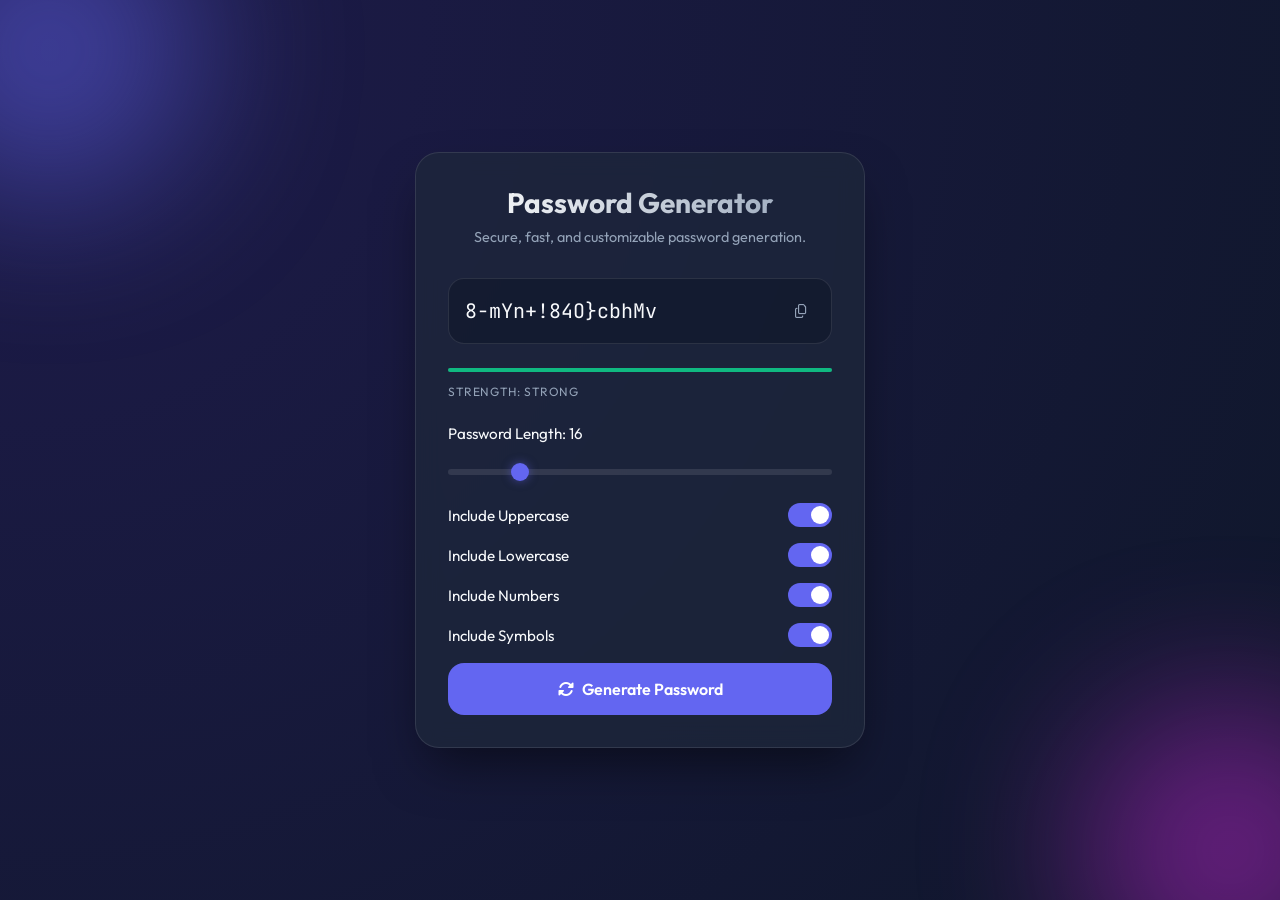
<file: index.html>
<!DOCTYPE html>
<html lang="en">

<head>
    <meta charset="UTF-8">
    <meta name="viewport" content="width=device-width, initial-scale=1.0">
    <title>Password Generator | Premium Password Generator</title>
    <meta name="description"
        content="Generate secure, custom passwords with our premium glassmorphic password generator tool.">
    <link rel="preconnect" href="https://fonts.googleapis.com">
    <link rel="preconnect" href="https://fonts.gstatic.com" crossorigin>
    <link
        href="https://fonts.googleapis.com/css2?family=Outfit:wght@400;500;600;700&family=JetBrains+Mono:wght@500&display=swap"
        rel="stylesheet">
    <link rel="stylesheet" href="https://cdnjs.cloudflare.com/ajax/libs/font-awesome/6.4.0/css/all.min.css">
    <link rel="stylesheet" href="style.css">
</head>

<body>
    <div class="bg-blobs">
        <div class="blob blob-1"></div>
        <div class="blob blob-2"></div>
    </div>

    <main class="container" id="app">
        <h1>Password Generator</h1>
        <p class="subtitle">Secure, fast, and customizable password generation.</p>

        <section class="result-container">
            <span id="password">Click Generate</span>
            <button class="copy-btn" id="copy" title="Copy to clipboard">
                <i class="fa-regular fa-copy"></i>
            </button>
        </section>

        <div class="strength-wrapper">
            <div class="strength-bar-bg">
                <div id="strength-bar"></div>
            </div>
            <span class="strength-text" id="strength-text">Strength: --</span>
        </div>

        <div class="settings">
            <div class="setting">
                <label>Password Length: <span id="length-val">16</span></label>
            </div>
            <div class="length-slider-container">
                <input type="range" id="length" min="6" max="64" value="16">
            </div>

            <div class="setting" style="margin-top: 24px;">
                <label>Include Uppercase</label>
                <label class="switch">
                    <input type="checkbox" id="uppercase" checked>
                    <span class="slider"></span>
                </label>
            </div>

            <div class="setting">
                <label>Include Lowercase</label>
                <label class="switch">
                    <input type="checkbox" id="lowercase" checked>
                    <span class="slider"></span>
                </label>
            </div>

            <div class="setting">
                <label>Include Numbers</label>
                <label class="switch">
                    <input type="checkbox" id="numbers" checked>
                    <span class="slider"></span>
                </label>
            </div>

            <div class="setting">
                <label>Include Symbols</label>
                <label class="switch">
                    <input type="checkbox" id="symbols" checked>
                    <span class="slider"></span>
                </label>
            </div>
        </div>

        <button class="generate-btn" id="generate">
            <i class="fa-solid fa-rotate"></i>
            Generate Password
        </button>
    </main>

    <div class="toast" id="toast">
        <i class="fa-solid fa-check"></i> Copied to clipboard!
    </div>

    <script src="script.js"></script>
</body>

</html>
</file>
<file: style.css>
:root {
    --primary: #6366f1;
    --primary-hover: #4f46e5;
    --bg-dark: #0f172a;
    --bg-card: rgba(30, 41, 59, 0.7);
    --text-main: #f8fafc;
    --text-dim: #94a3b8;
    --accent: #10b981;
    --error: #ef4444;
    --glass-border: rgba(255, 255, 255, 0.1);
    --transition: all 0.3s cubic-bezier(0.4, 0, 0.2, 1);
}

* {
    margin: 0;
    padding: 0;
    box-sizing: border-box;
    font-family: 'Outfit', sans-serif;
}

body {
    background: radial-gradient(circle at top left, #1e1b4b, #0f172a);
    color: var(--text-main);
    min-height: 100vh;
    display: flex;
    align-items: center;
    justify-content: center;
    padding: 20px;
    overflow-x: hidden;
}

/* Background elements */
.bg-blobs {
    position: fixed;
    top: 0;
    left: 0;
    width: 100%;
    height: 100%;
    z-index: -1;
    filter: blur(80px);
    opacity: 0.5;
}

.blob {
    position: absolute;
    width: 300px;
    height: 300px;
    border-radius: 50%;
}

.blob-1 {
    background: var(--primary);
    top: -100px;
    left: -100px;
    animation: move 20s infinite alternate;
}

.blob-2 {
    background: #c026d3;
    bottom: -100px;
    right: -100px;
    animation: move 25s infinite alternate-reverse;
}

@keyframes move {
    from { transform: translate(0, 0); }
    to { transform: translate(100px, 100px); }
}

.container {
    width: 100%;
    max-width: 450px;
    background: var(--bg-card);
    backdrop-filter: blur(12px);
    -webkit-backdrop-filter: blur(12px);
    border: 1px solid var(--glass-border);
    border-radius: 24px;
    padding: 32px;
    box-shadow: 0 25px 50px -12px rgba(0, 0, 0, 0.5);
    animation: slideUp 0.6s ease-out;
}

@keyframes slideUp {
    from { opacity: 0; transform: translateY(20px); }
    to { opacity: 1; transform: translateY(0); }
}

h1 {
    font-size: 1.75rem;
    font-weight: 700;
    margin-bottom: 8px;
    background: linear-gradient(to right, #fff, var(--text-dim));
    -webkit-background-clip: text;
    -webkit-text-fill-color: transparent;
    text-align: center;
}

p.subtitle {
    color: var(--text-dim);
    text-align: center;
    font-size: 0.9rem;
    margin-bottom: 32px;
}

/* Password Display Section */
.result-container {
    background: rgba(15, 23, 42, 0.6);
    border: 1px solid var(--glass-border);
    border-radius: 16px;
    padding: 16px;
    display: flex;
    align-items: center;
    justify-content: space-between;
    margin-bottom: 24px;
    position: relative;
    transition: var(--transition);
}

.result-container:hover {
    border-color: var(--primary);
}

#password {
    font-family: 'JetBrains Mono', monospace;
    font-size: 1.25rem;
    color: var(--text-main);
    overflow: hidden;
    text-overflow: ellipsis;
    white-space: nowrap;
    width: 80%;
}

.copy-btn {
    background: none;
    border: none;
    color: var(--text-dim);
    cursor: pointer;
    padding: 8px;
    border-radius: 8px;
    transition: var(--transition);
}

.copy-btn:hover {
    background: rgba(255, 255, 255, 0.1);
    color: var(--primary);
}

/* Strength Meter */
.strength-wrapper {
    margin-bottom: 24px;
}

.strength-bar-bg {
    height: 4px;
    background: rgba(255, 255, 255, 0.1);
    border-radius: 2px;
    margin-bottom: 8px;
}

#strength-bar {
    height: 100%;
    width: 0%;
    border-radius: 2px;
    transition: width 0.5s ease-out, background-color 0.3s;
}

.strength-text {
    font-size: 0.75rem;
    text-transform: uppercase;
    letter-spacing: 0.05em;
    color: var(--text-dim);
}

/* Controls */
.setting {
    display: flex;
    justify-content: space-between;
    align-items: center;
    margin-bottom: 16px;
}

.setting label {
    font-size: 0.95rem;
    color: var(--text-main);
}

/* Custom Slider */
.length-slider-container {
    margin-top: 8px;
}

input[type="range"] {
    width: 100%;
    height: 6px;
    background: rgba(255, 255, 255, 0.1);
    border-radius: 3px;
    outline: none;
    -webkit-appearance: none;
}

input[type="range"]::-webkit-slider-thumb {
    -webkit-appearance: none;
    width: 18px;
    height: 18px;
    background: var(--primary);
    border-radius: 50%;
    cursor: pointer;
    box-shadow: 0 0 10px rgba(99, 102, 241, 0.5);
    transition: var(--transition);
}

input[type="range"]::-webkit-slider-thumb:hover {
    transform: scale(1.2);
}

/* Custom Checkbox */
.switch {
    position: relative;
    display: inline-block;
    width: 44px;
    height: 24px;
}

.switch input {
    opacity: 0;
    width: 0;
    height: 0;
}

.slider {
    position: absolute;
    cursor: pointer;
    top: 0;
    left: 0;
    right: 0;
    bottom: 0;
    background-color: rgba(255, 255, 255, 0.1);
    transition: .4s;
    border-radius: 24px;
}

.slider:before {
    position: absolute;
    content: "";
    height: 18px;
    width: 18px;
    left: 3px;
    bottom: 3px;
    background-color: white;
    transition: .4s;
    border-radius: 50%;
}

input:checked + .slider {
    background-color: var(--primary);
}

input:checked + .slider:before {
    transform: translateX(20px);
}

/* Generate Button */
.generate-btn {
    width: 100%;
    background: var(--primary);
    color: white;
    border: none;
    padding: 16px;
    border-radius: 16px;
    font-size: 1rem;
    font-weight: 600;
    cursor: pointer;
    transition: var(--transition);
    margin-top: 16px;
    display: flex;
    align-items: center;
    justify-content: center;
    gap: 8px;
}

.generate-btn:hover {
    background: var(--primary-hover);
    transform: translateY(-2px);
    box-shadow: 0 10px 20px -5px rgba(99, 102, 241, 0.4);
}

.generate-btn:active {
    transform: translateY(0);
}

.generate-btn i {
    transition: transform 0.5s;
}

.generate-btn:hover i {
    transform: rotate(180deg);
}

/* Toast Notification */
.toast {
    position: fixed;
    bottom: 32px;
    left: 50%;
    transform: translateX(-50%) translateY(100px);
    background: var(--accent);
    color: white;
    padding: 12px 24px;
    border-radius: 12px;
    font-size: 0.9rem;
    font-weight: 500;
    box-shadow: 0 10px 25px -5px rgba(16, 185, 129, 0.4);
    transition: transform 0.4s cubic-bezier(0.175, 0.885, 0.32, 1.275);
}

.toast.show {
    transform: translateX(-50%) translateY(0);
}
</file>
